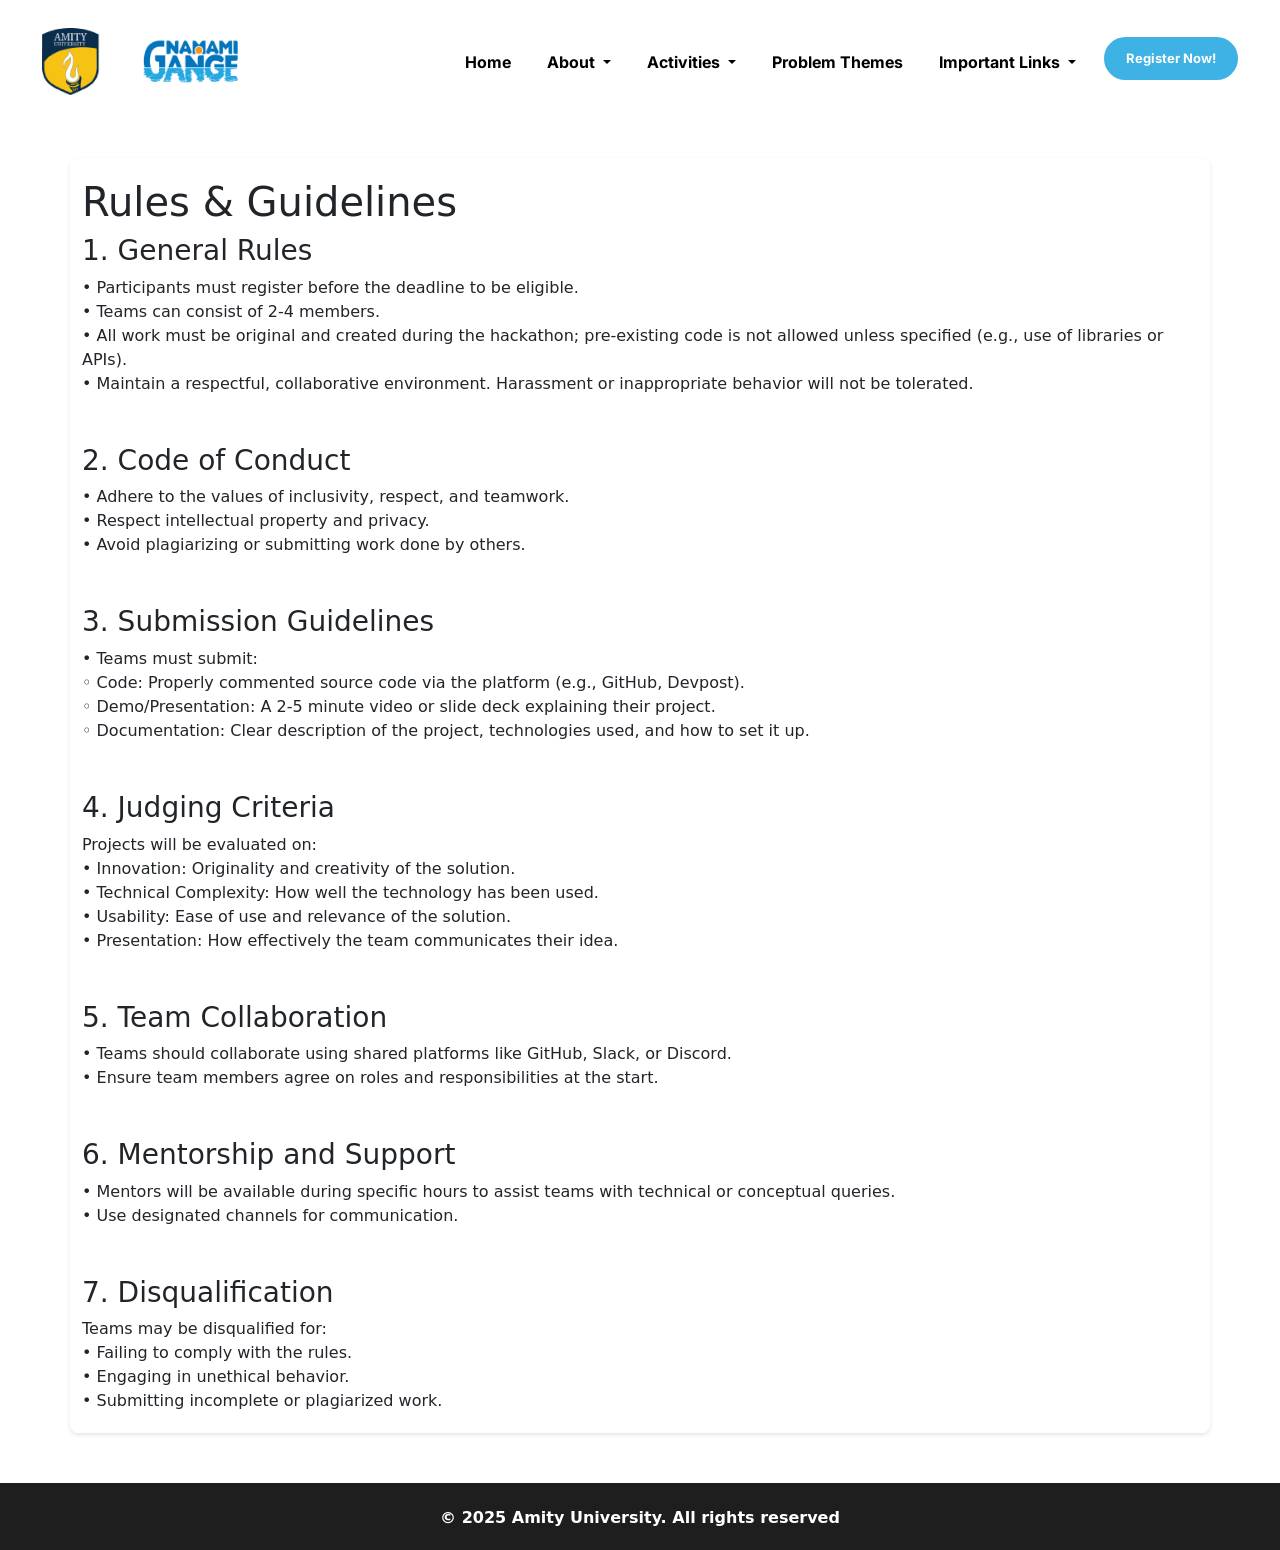
<file: guidelines.html>
<!DOCTYPE html>
<html lang="en">

<head>
    <meta charset="UTF-8">
    <meta name="viewport" content="width=device-width, initial-scale=1.0">
    <title>Riverathon</title>

    <!-- Local Stylesheet Imports -->
    <link rel="stylesheet" href="assets/stylesheets/navbar-dark.css">
    <link rel="stylesheet" href="assets/stylesheets/footer.css">
    <link rel="stylesheet" href="assets/stylesheets/problem.css">

    <!-- Internet Stylesheet Imports -->
    <link href="https://cdn.jsdelivr.net/npm/bootstrap@5.3.3/dist/css/bootstrap.min.css" rel="stylesheet"
        integrity="sha384-QWTKZyjpPEjISv5WaRU9OFeRpok6YctnYmDr5pNlyT2bRjXh0JMhjY6hW+ALEwIH" crossorigin="anonymous">
</head>
<style>
    .navbar-toggler {
        border-color: white !important;
    }
</style>

<body>
    <!-- Navigation Bar -->
    <nav class="navbar navbar-expand-lg">
        <div class="container-fluid">
            <a class="navbar-brand" href="#">
                <img src="./assets/images/mainLogo.png" width="200px" alt="">
            </a>
            <button class="navbar-toggler" type="button" data-bs-toggle="collapse"
                data-bs-target="#navbarSupportedContent" aria-controls="navbarSupportedContent" aria-expanded="false"
                aria-label="Toggle navigation">
                <span class="navbar-toggler-icon"></span>
            </button>
            <div class="collapse navbar-collapse" id="navbarSupportedContent">
                <ul class="navbar-nav ms-auto mb-2 mb-lg-0">
                    <li class="nav-item">
                        <a class="nav-link active" aria-current="page" href="index.html">Home</a>
                    </li>
                    <li class="nav-item dropdown">
                        <a class="nav-link dropdown-toggle" href="#" role="button" data-bs-toggle="dropdown"
                            aria-expanded="false">
                            About
                        </a>
                        <ul class="dropdown-menu">
                            <li><a class="dropdown-item" href="index.html#what">About Riverathon</a></li>
                            <hr class="dropdown-divider">

                            <li><a class="dropdown-item" href="about/about-nmgc.html">About NMGC</a></li>
                            <li>
                                <hr class="dropdown-divider">
                            </li>
                            <li><a class="dropdown-item" href="about/about-amity.html">About Amity University</a></li>
                        </ul>
                    </li>
                    <li class="nav-item dropdown">
                        <a class="nav-link dropdown-toggle" href="#" role="button" data-bs-toggle="dropdown"
                            aria-expanded="false">
                            Activities
                        </a>
                        <ul class="dropdown-menu">
                            <li><a class="dropdown-item" href="#"
                                    onclick="alert('Page is currently under development. Coming soon.')">Workshop</a>
                            </li>
                            <li>
                                <hr class="dropdown-divider">
                            </li>
                            <li><a class="dropdown-item" href="#"
                                    onclick="alert('Page is currently under development. Coming soon.')">Link 2</a></li>
                        </ul>
                    </li>
                    <li class="nav-item">
                        <a class="nav-link" href="index.html#themes">Problem Themes</a>
                    </li>
                    <li class="nav-item dropdown">
                        <a class="nav-link dropdown-toggle" href="#" role="button" data-bs-toggle="dropdown"
                            aria-expanded="false">
                            Important Links
                        </a>
                        <ul class="dropdown-menu">
                            <li><a class="dropdown-item" href="important-dates.html">Timeline</a>
                            </li>
                            <li>
                                <hr class="dropdown-divider">
                            </li>
                            <li><a class="dropdown-item" href="#"
                                    onclick="alert('Page is currently under development. Coming soon.')">Rules &
                                    Guidelines</a></li>

                            <li>
                                <hr class="dropdown-divider">
                            </li>
                            <li><a class="dropdown-item" href="#"
                                    onclick="alert('Page is currently under development. Coming soon.')">FAQs</a></li>

                            <li>
                                <hr class="dropdown-divider">
                            </li>
                            <li><a class="dropdown-item" href="#"
                                    onclick="alert('Page is currently under development. Coming soon.')">Contact Us</a>
                            </li>
                        </ul>
                    </li>
                    <li class="nav-item">
                        <a href="register.html"><button id="registerNavBtn">Register Now!</button></a>
                    </li>
                </ul>
            </div>
        </div>
    </nav>
    <div class="container">
        <h1>Rules & Guidelines</h1>
        <h3>1. General Rules</h3>
        • Participants must register before the deadline to be eligible. <br>
        • Teams can consist of 2-4 members.<br>
        • All work must be original and created during the hackathon; pre-existing code is not allowed unless specified (e.g., use of libraries or APIs).<br>
        • Maintain a respectful, collaborative environment. Harassment or inappropriate behavior will not be tolerated.<br>
        <br><br>
        <h3>2. Code of Conduct</h3>
        • Adhere to the values of inclusivity, respect, and teamwork.<br>
        • Respect intellectual property and privacy.<br>
        • Avoid plagiarizing or submitting work done by others.<br>
        <br><br>
        <h3>3. Submission Guidelines</h3>
        • Teams must submit:<br>
        ◦ Code: Properly commented source code via the platform (e.g., GitHub, Devpost).<br>
        ◦ Demo/Presentation: A 2-5 minute video or slide deck explaining their project.<br>
        ◦ Documentation: Clear description of the project, technologies used, and how to set it up.<br>
        <br><br>
        <h3>4. Judging Criteria</h3>
        Projects will be evaluated on:<br>
        • Innovation: Originality and creativity of the solution.<br>
        • Technical Complexity: How well the technology has been used.<br>
        • Usability: Ease of use and relevance of the solution.<br>
        • Presentation: How effectively the team communicates their idea.<br>
        <br><br>
        <h3>5. Team Collaboration</h3>
        • Teams should collaborate using shared platforms like GitHub, Slack, or Discord.<br>
        • Ensure team members agree on roles and responsibilities at the start.<br>
        <br><br>
        <h3>6. Mentorship and Support</h3>
        • Mentors will be available during specific hours to assist teams with technical or conceptual queries.<br>
        • Use designated channels for communication.<br>
        <br><br>
        <h3>7. Disqualification</h3>
        Teams may be disqualified for:<br>
        • Failing to comply with the rules.<br>
        • Engaging in unethical behavior.<br>
        • Submitting incomplete or plagiarized work.<br>
    </div>
    <footer>
        <p><strong>© 2025 Amity University. All rights reserved</strong></p>
    </footer>
</body>
<!-- JavaScript Imports -->
<script src="https://cdn.jsdelivr.net/npm/bootstrap@5.3.3/dist/js/bootstrap.bundle.min.js"
    integrity="sha384-YvpcrYf0tY3lHB60NNkmXc5s9fDVZLESaAA55NDzOxhy9GkcIdslK1eN7N6jIeHz"
    crossorigin="anonymous"></script>
<script>
    /** script.js **/
    let input = document.getElementById('searchInput');
    let table = document.getElementById('dataTable');
    let rows = table.getElementsByTagName('tr');
    let noMatchMessage = document.getElementById('noMatch');

    input.addEventListener('input', function () {
        let filter = input
            .value
            .toLowerCase();
        let matchFound = false;

        for (let i = 1; i < rows.length; i++) {
            let row = rows[i];
            let cells = row
                .getElementsByTagName('td');
            let found = false;

            for (let j = 0; j < cells.length; j++) {
                let cell = cells[j];
                if (cell.textContent.toLowerCase().indexOf(filter) > -1) {
                    found = true;
                    matchFound = true;
                    break;
                }
            }

            if (found) {
                row.style.display = '';
            } else {
                row.style.display = 'none';
            }
        }

        if (!matchFound) {
            noMatchMessage.style.display = 'block';
        } else {
            noMatchMessage.style.display = 'none';
        }
    });
</script>

</html>
</file>
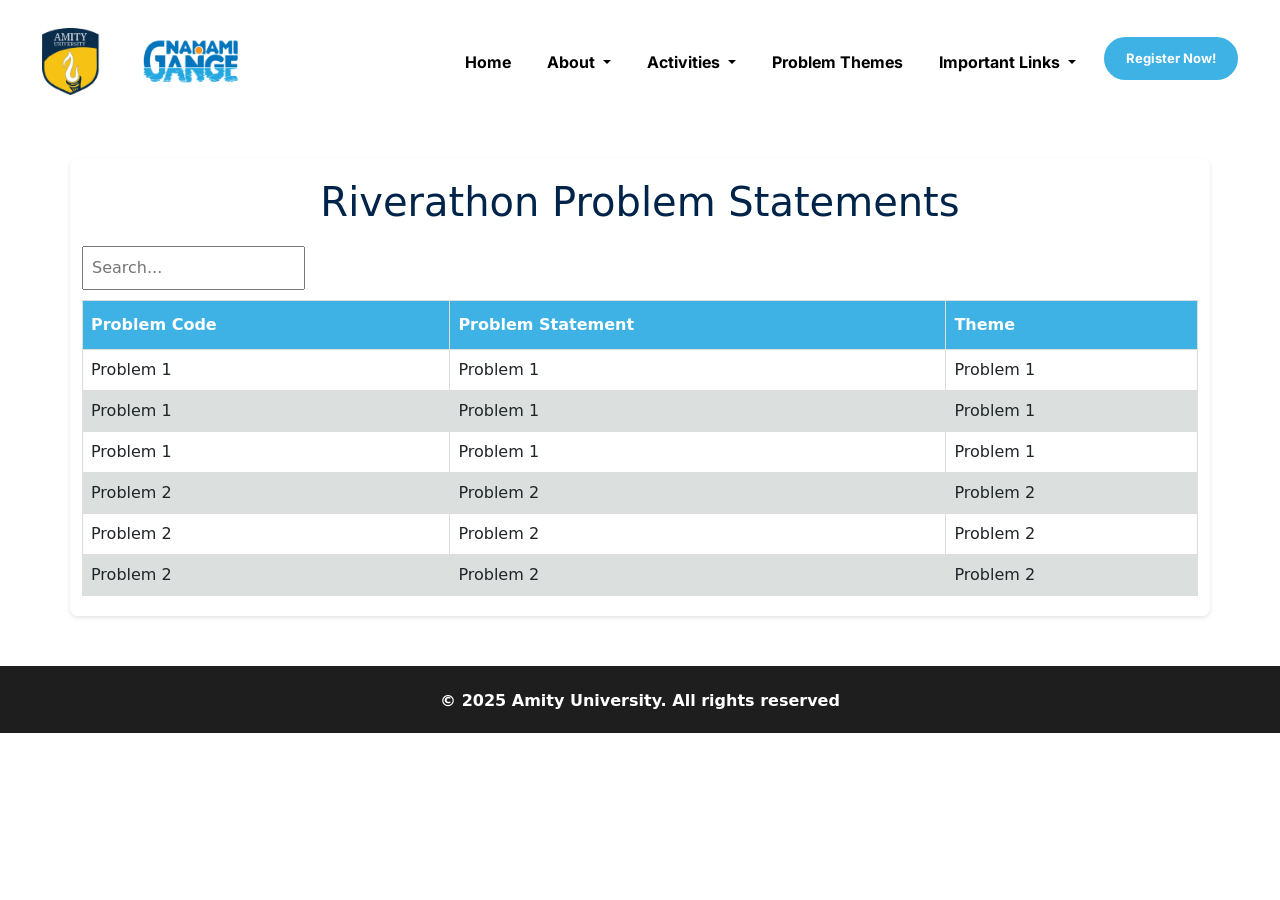
<file: problem-statements.html>
<!DOCTYPE html>
<html lang="en">

<head>
    <meta charset="UTF-8">
    <meta name="viewport" content="width=device-width, initial-scale=1.0">
    <title>Riverathon</title>

    <!-- Local Stylesheet Imports -->
    <link rel="stylesheet" href="assets/stylesheets/navbar-dark.css">
    <link rel="stylesheet" href="assets/stylesheets/footer.css">
    <link rel="stylesheet" href="assets/stylesheets/problem.css">

    <!-- Internet Stylesheet Imports -->
    <link href="https://cdn.jsdelivr.net/npm/bootstrap@5.3.3/dist/css/bootstrap.min.css" rel="stylesheet"
        integrity="sha384-QWTKZyjpPEjISv5WaRU9OFeRpok6YctnYmDr5pNlyT2bRjXh0JMhjY6hW+ALEwIH" crossorigin="anonymous">
</head>
<style>
    .navbar-toggler {
        border-color: white !important;
    }
</style>

<body>
    <!-- Navigation Bar -->
    <nav class="navbar navbar-expand-lg">
        <div class="container-fluid">
            <a class="navbar-brand" href="#">
                <img src="./assets/images/mainLogo.png" width="200px" alt="">
            </a>
            <button class="navbar-toggler" type="button" data-bs-toggle="collapse"
                data-bs-target="#navbarSupportedContent" aria-controls="navbarSupportedContent" aria-expanded="false"
                aria-label="Toggle navigation">
                <span class="navbar-toggler-icon"></span>
            </button>
            <div class="collapse navbar-collapse" id="navbarSupportedContent">
                <ul class="navbar-nav ms-auto mb-2 mb-lg-0">
                    <li class="nav-item">
                        <a class="nav-link active" aria-current="page" href="index.html">Home</a>
                    </li>
                    <li class="nav-item dropdown">
                        <a class="nav-link dropdown-toggle" href="#" role="button" data-bs-toggle="dropdown"
                            aria-expanded="false">
                            About
                        </a>
                        <ul class="dropdown-menu">
                            <li><a class="dropdown-item" href="index.html#what">About Riverathon</a></li>
                            <hr class="dropdown-divider">

                            <li><a class="dropdown-item" href="about/about-nmgc.html">About NMGC</a></li>
                            <li>
                                <hr class="dropdown-divider">
                            </li>
                            <li><a class="dropdown-item" href="about/about-amity.html">About Amity University</a></li>
                        </ul>
                    </li>
                    <li class="nav-item dropdown">
                        <a class="nav-link dropdown-toggle" href="#" role="button" data-bs-toggle="dropdown"
                            aria-expanded="false">
                            Activities
                        </a>
                        <ul class="dropdown-menu">
                            <li><a class="dropdown-item" href="workshop.html">Workshop</a>
                            </li>
                            <li>
                                <hr class="dropdown-divider">
                            </li>
                            <li><a class="dropdown-item" href="#"
                                    onclick="alert('Page is currently under development. Coming soon.')">Link 2</a></li>
                        </ul>
                    </li>
                    <li class="nav-item">
                        <a class="nav-link" href="problem-statements.html">Problem Themes</a>
                    </li>
                    <li class="nav-item dropdown">
                        <a class="nav-link dropdown-toggle" href="#" role="button" data-bs-toggle="dropdown"
                            aria-expanded="false">
                            Important Links
                        </a>
                        <ul class="dropdown-menu">
                            <li><a class="dropdown-item" href="important-dates.html">Timeline</a>
                            </li>
                            <li>
                                <hr class="dropdown-divider">
                            </li>
                            <li><a class="dropdown-item" href="./guidelines.html">Rules &
                                    Guidelines</a></li>

                            <li>
                                <hr class="dropdown-divider">
                            </li>
                            <li><a class="dropdown-item" href="#"
                                    onclick="alert('Page is currently under development. Coming soon.')">FAQs</a></li>

                            <li>
                                <hr class="dropdown-divider">
                            </li>
                            <li><a class="dropdown-item" href="#"
                                    onclick="alert('Page is currently under development. Coming soon.')">Contact Us</a>
                            </li>
                        </ul>
                    </li>
                    <li class="nav-item">
                        <a href="register.html"><button id="registerNavBtn">Register Now!</button></a>
                    </li>
                </ul>
            </div>
        </div>
    </nav>
    <div class="container">
        <h1 class="main-heading">
            Riverathon Problem Statements
        </h1>
        <input type="text" id="searchInput" placeholder="Search...">
        <table id="dataTable">
            <thead>
                <tr>
                    <th>Problem Code</th>
                    <th>Problem Statement</th>
                    <th>Theme</th>
                </tr>
            </thead>
            <tbody>
                <tr>
                    <td>Problem 1</td>
                    <td>Problem 1</td>
                    <td>Problem 1</td>
                </tr>
                <tr>
                    <td>Problem 1</td>
                    <td>Problem 1</td>
                    <td>Problem 1</td>
                </tr>
                <tr>
                    <td>Problem 1</td>
                    <td>Problem 1</td>
                    <td>Problem 1</td>
                </tr>
                <tr>
                    <td>Problem 2</td>
                    <td>Problem 2</td>
                    <td>Problem 2</td>
                </tr>
                <tr>
                    <td>Problem 2</td>
                    <td>Problem 2</td>
                    <td>Problem 2</td>
                </tr>
                <tr>
                    <td>Problem 2</td>
                    <td>Problem 2</td>
                    <td>Problem 2</td>
                </tr>
            </tbody>
        </table>
        <span id="noMatch" style="display:none;">
            No matching data is found !
        </span>
    </div>
    <footer>
        <p><strong>© 2025 Amity University. All rights reserved</strong></p>
    </footer>
</body>
<!-- JavaScript Imports -->
<script src="https://cdn.jsdelivr.net/npm/bootstrap@5.3.3/dist/js/bootstrap.bundle.min.js"
    integrity="sha384-YvpcrYf0tY3lHB60NNkmXc5s9fDVZLESaAA55NDzOxhy9GkcIdslK1eN7N6jIeHz"
    crossorigin="anonymous"></script>
<script>
    /** script.js **/
    let input = document.getElementById('searchInput');
    let table = document.getElementById('dataTable');
    let rows = table.getElementsByTagName('tr');
    let noMatchMessage = document.getElementById('noMatch');

    input.addEventListener('input', function () {
        let filter = input
            .value
            .toLowerCase();
        let matchFound = false;

        for (let i = 1; i < rows.length; i++) {
            let row = rows[i];
            let cells = row
                .getElementsByTagName('td');
            let found = false;

            for (let j = 0; j < cells.length; j++) {
                let cell = cells[j];
                if (cell.textContent.toLowerCase().indexOf(filter) > -1) {
                    found = true;
                    matchFound = true;
                    break;
                }
            }

            if (found) {
                row.style.display = '';
            } else {
                row.style.display = 'none';
            }
        }

        if (!matchFound) {
            noMatchMessage.style.display = 'block';
        } else {
            noMatchMessage.style.display = 'none';
        }
    });
</script>

</html>
</file>
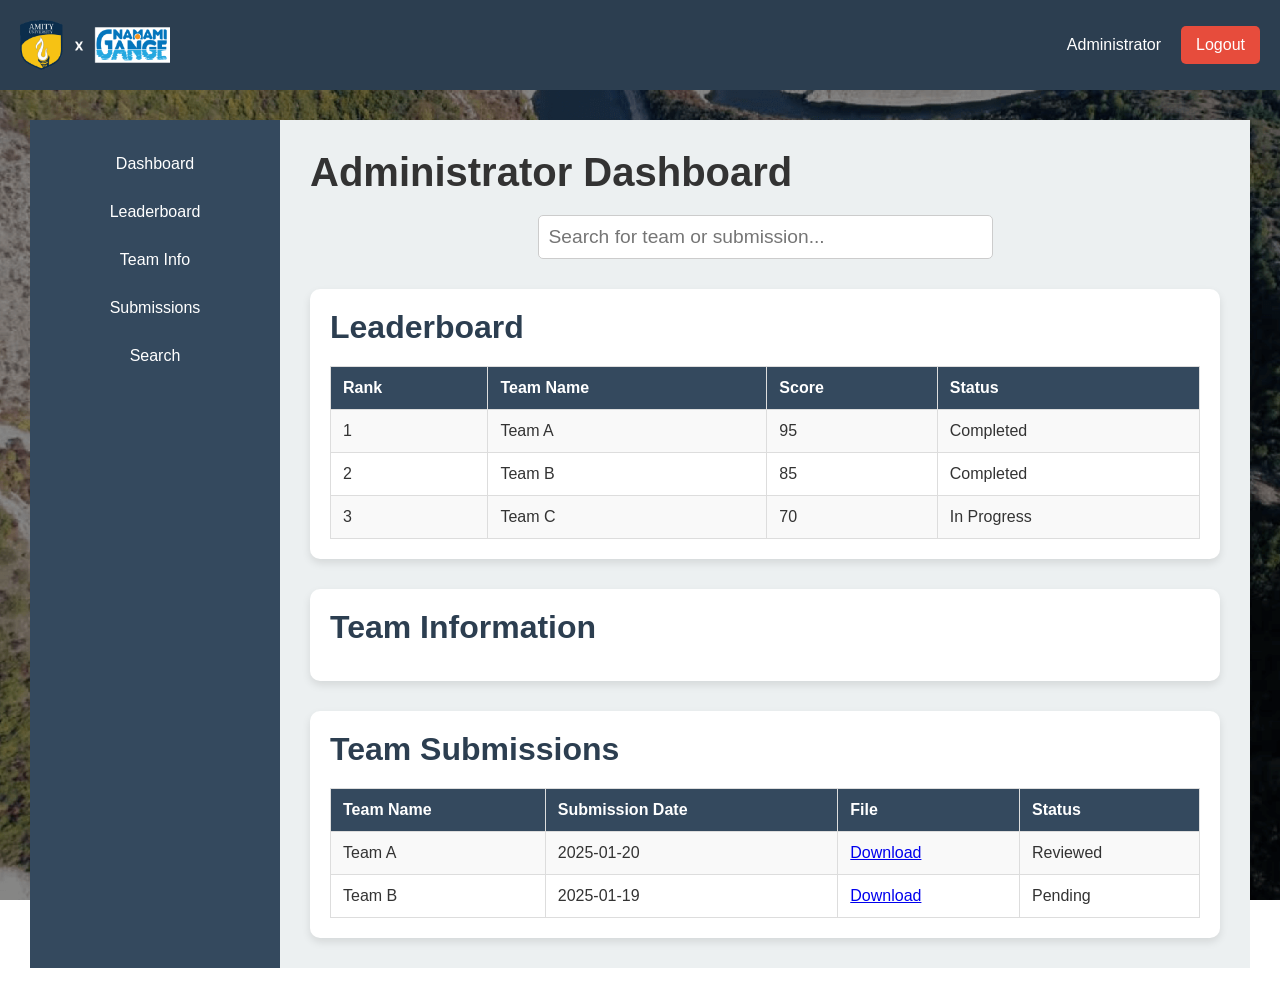
<file: user-management-system/administrator-dashboard.html>
<!DOCTYPE html>
<html lang="en">
<head>
    <meta charset="UTF-8">
    <meta name="viewport" content="width=device-width, initial-scale=1.0">
    <title>Administrator Dashboard</title>
    <link rel="stylesheet" href="/user-management-system/stylesheets/administrator-dashboard.css">
</head>
<body>

    <div class="dashboard-container">
        <!-- Header Section -->
        <header>
            <div class="header-content">
                <img src="/assets/images/mainLogo.png" alt="Logo">
                <div class="user-info">
                    <p>Administrator</p>
                    <a href="#" class="logout-btn">Logout</a>
                </div>
            </div>
        </header>

        <!-- Main Content Section -->
        <div class="main-content">
            <!-- Sidebar -->
            <div class="sidebar">
                <ul>
                    <li><a href="#">Dashboard</a></li>
                    <li><a href="#">Leaderboard</a></li>
                    <li><a href="#">Team Info</a></li>
                    <li><a href="#">Submissions</a></li>
                    <li><a href="#">Search</a></li>
                </ul>
            </div>

            <!-- Role Content -->
            <div class="role-content">
                <h1>Administrator Dashboard</h1>
                
                <!-- Search Box -->
                <div class="search-box">
                    <input type="text" id="search-input" placeholder="Search for team or submission..." onkeyup="searchFunction()">
                </div>
                
                <!-- Leaderboard Section -->
                <div class="section">
                    <h2>Leaderboard</h2>
                    <table id="leaderboard-table">
                        <tr>
                            <th>Rank</th>
                            <th>Team Name</th>
                            <th>Score</th>
                            <th>Status</th>
                        </tr>
                        <tr>
                            <td>1</td>
                            <td>Team A</td>
                            <td>95</td>
                            <td>Completed</td>
                        </tr>
                        <tr>
                            <td>2</td>
                            <td>Team B</td>
                            <td>85</td>
                            <td>Completed</td>
                        </tr>
                        <tr>
                            <td>3</td>
                            <td>Team C</td>
                            <td>70</td>
                            <td>In Progress</td>
                        </tr>
                        <!-- Add more rows dynamically -->
                    </table>
                </div>
                
                <!-- Team Info Section -->
                <div class="section">
                    <h2>Team Information</h2>
                    <div id="team-info">
                        <!-- Team info will be dynamically added based on search or selection -->
                    </div>
                </div>
                
                <!-- Submission Section -->
                <div class="section">
                    <h2>Team Submissions</h2>
                    <table id="submission-table">
                        <tr>
                            <th>Team Name</th>
                            <th>Submission Date</th>
                            <th>File</th>
                            <th>Status</th>
                        </tr>
                        <tr>
                            <td>Team A</td>
                            <td>2025-01-20</td>
                            <td><a href="#">Download</a></td>
                            <td>Reviewed</td>
                        </tr>
                        <tr>
                            <td>Team B</td>
                            <td>2025-01-19</td>
                            <td><a href="#">Download</a></td>
                            <td>Pending</td>
                        </tr>
                        <!-- Add more submission rows dynamically -->
                    </table>
                </div>
            </div>
        </div>
    </div>

    <script src="/user-management-system/scripts/administrator.js"></script>
</body>
</html>
</file>
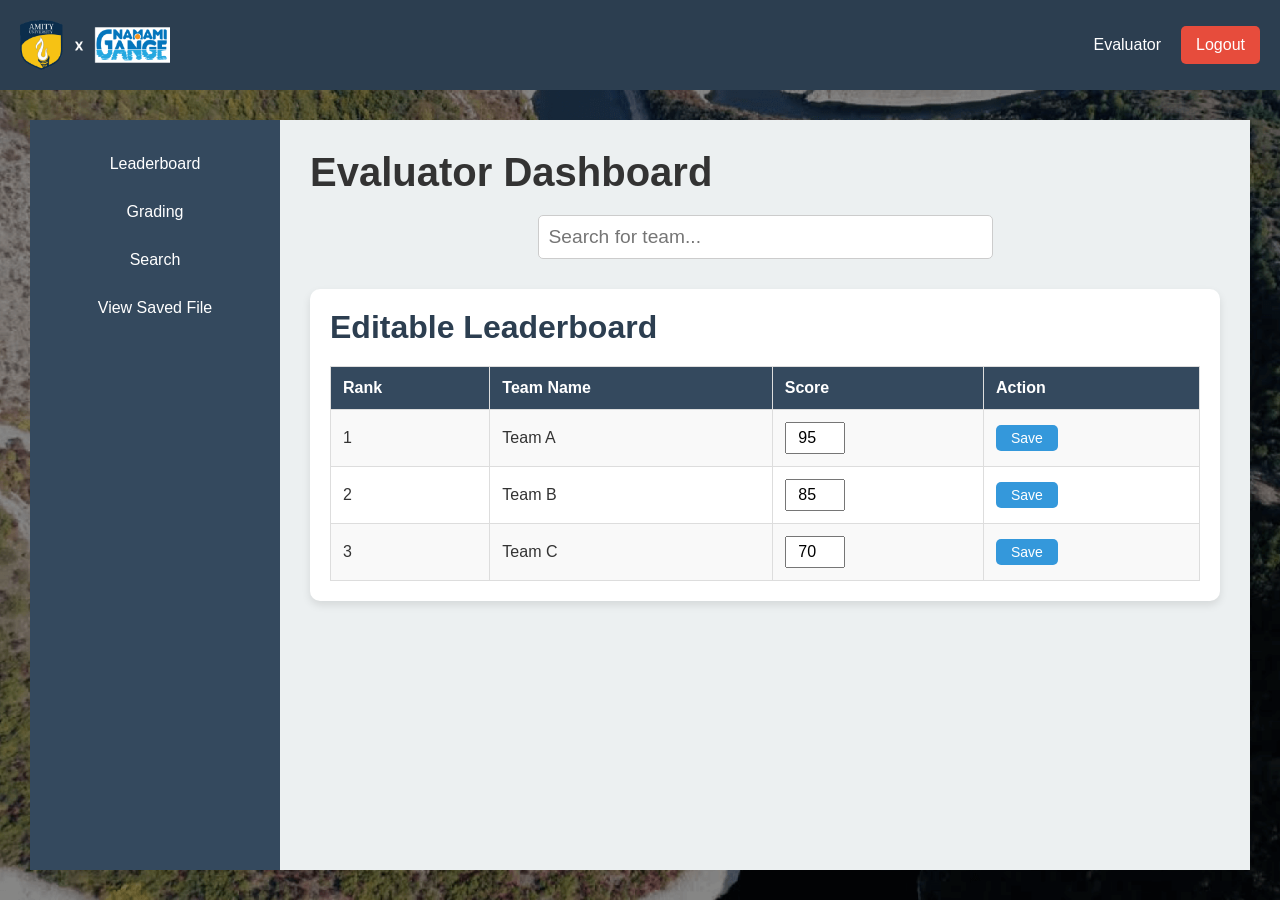
<file: user-management-system/evaluator-dashboard.html>
<!DOCTYPE html>
<html lang="en">
<head>
    <meta charset="UTF-8">
    <meta name="viewport" content="width=device-width, initial-scale=1.0">
    <title>Evaluator Dashboard</title>
    <link rel="stylesheet" href="/user-management-system/stylesheets/evaluator-dashboard.css">
</head>
<body>

    <div class="dashboard-container">
        <!-- Header Section -->
        <header>
            <div class="header-content">
                <img src="/assets/images/mainLogo.png" alt="Logo">
                <div class="user-info">
                    <p>Evaluator</p>
                    <a href="#" class="logout-btn">Logout</a>
                </div>
            </div>
        </header>

        <!-- Main Content Section -->
        <div class="main-content">
            <!-- Sidebar -->
            <div class="sidebar">
                <ul>
                    <li><a href="#">Leaderboard</a></li>
                    <li><a href="#">Grading</a></li>
                    <li><a href="#">Search</a></li>
                    <li><a href="#">View Saved File</a></li>
                </ul>
            </div>

            <!-- Role Content -->
            <div class="role-content">
                <h1>Evaluator Dashboard</h1>
                
                <!-- File Upload Section -->
                <!-- <div class="file-upload">
                    <h2>Upload Team Data File</h2>
                    <input type="file" id="file-input" accept=".json, .csv">
                    <button onclick="uploadFile()">Upload</button>
                </div> -->

                <!-- Search Box -->
                <div class="search-box">
                    <input type="text" id="search-input" placeholder="Search for team..." onkeyup="searchFunction()">
                </div>
                
                <!-- Editable Leaderboard -->
                <div class="section">
                    <h2>Editable Leaderboard</h2>
                    <table id="leaderboard-table">
                        <tr>
                            <th>Rank</th>
                            <th>Team Name</th>
                            <th>Score</th>
                            <th>Action</th>
                        </tr>
                        <tr>
                            <td>1</td>
                            <td>Team A</td>
                            <td><input type="number" value="95" class="score-input"></td>
                            <td><button class="save-btn" onclick="saveScore(this)">Save</button></td>
                        </tr>
                        <tr>
                            <td>2</td>
                            <td>Team B</td>
                            <td><input type="number" value="85" class="score-input"></td>
                            <td><button class="save-btn" onclick="saveScore(this)">Save</button></td>
                        </tr>
                        <tr>
                            <td>3</td>
                            <td>Team C</td>
                            <td><input type="number" value="70" class="score-input"></td>
                            <td><button class="save-btn" onclick="saveScore(this)">Save</button></td>
                        </tr>
                        <!-- More rows can be dynamically added -->
                    </table>
                </div>

                <!-- Display Uploaded File Data -->
                <div id="file-data" class="section" style="display:none;">
                    <h2>Uploaded Team Data</h2>
                    <table id="uploaded-table">
                        <thead>
                            <tr>
                                <th>Team Name</th>
                                <th>Score</th>
                            </tr>
                        </thead>
                        <tbody>
                            <!-- Content will be dynamically added here -->
                        </tbody>
                    </table>
                </div>
            </div>
        </div>
    </div>

    <script src="/user-management-system/scripts/evaluator.js"></script>
</body>
</html>
</file>
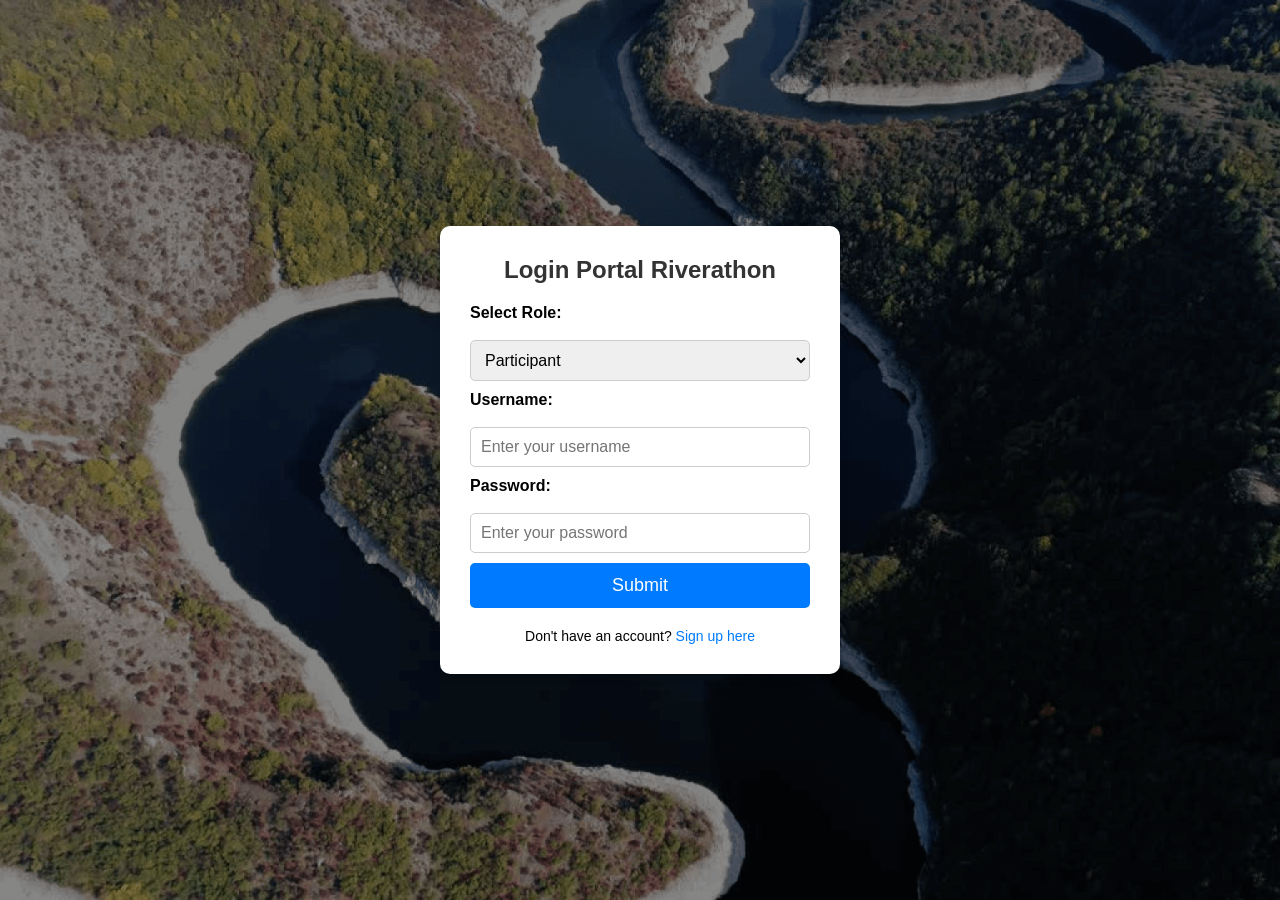
<file: user-management-system/login.html>
<!-- login-signup.html -->
<!DOCTYPE html>
<html lang="en">

<head>
    <meta charset="UTF-8">
    <meta name="viewport" content="width=device-width, initial-scale=1.0">
    <title>Login / Signup - Riverathon</title>
    <link rel="stylesheet" href="./stylesheets/login.css">
</head>

<body>
    <div class="auth-container">
        <div class="auth-form">
            <h2>Login Portal Riverathon</h2>

            <!-- Role Selector -->
            <label for="role">Select Role:</label>
            <select id="role" name="role" required>
                <option value="participant">Participant</option>
                <option value="mentor">Mentor</option>
                <option value="evaluator">Evaluator</option>
                <option value="administrator">Administrator</option>
            </select>

            <!-- Login Form -->
            <div class="form-content">
                <form action="#" method="post">
                    <label for="username">Username:</label>
                    <input type="text" id="username" name="username" placeholder="Enter your username" required>

                    <label for="password">Password:</label>
                    <input type="password" id="password" name="password" placeholder="Enter your password" required>

                    <button type="submit" class="submit-btn">Submit</button>
                </form>
            </div>

            <p id="auth-toggle">Don't have an account? <a href="#">Sign up here</a></p>
        </div>
    </div>
</body>

</html>
</file>
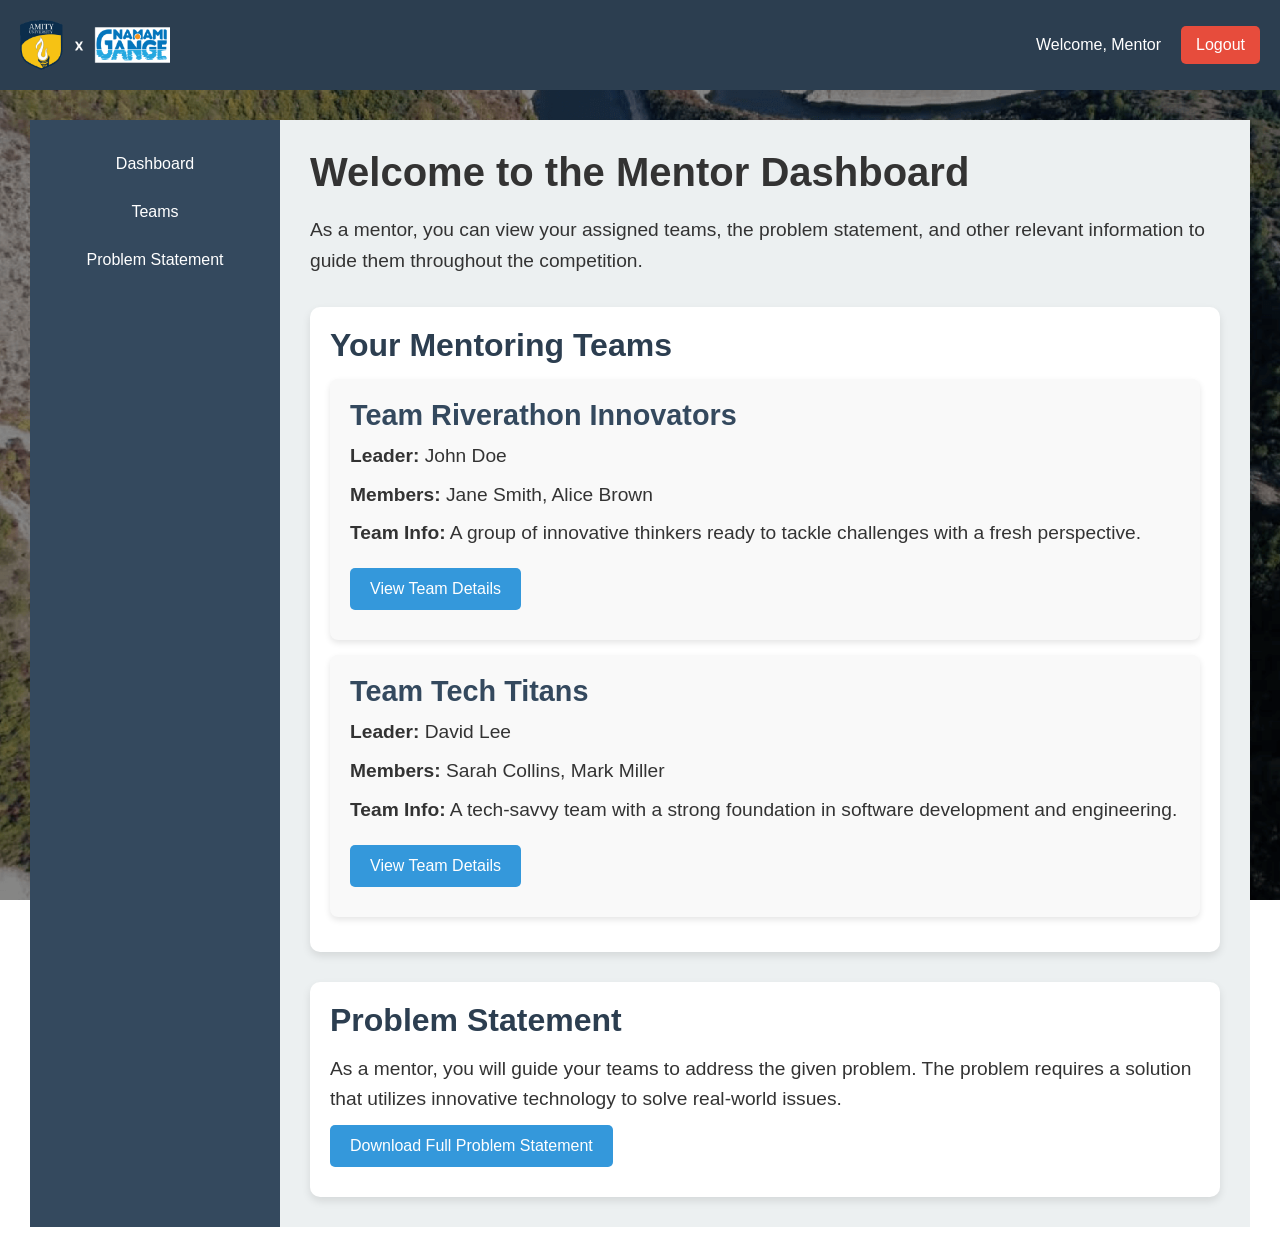
<file: user-management-system/mentor-dashboard.html>
<!DOCTYPE html>
<html lang="en">

<head>
    <meta charset="UTF-8">
    <meta name="viewport" content="width=device-width, initial-scale=1.0">
    <title>Mentor Dashboard - Riverathon</title>
    <link rel="stylesheet" href="stylesheets/mentor-dashboard.css">
</head>

<body>
    <div class="dashboard-container">
        <header>
            <div class="header-content">
                <img src="/assets/images/mainLogo.png" alt="Riverathon Logo" width="150px">
                <div class="user-info">
                    <p>Welcome, Mentor</p>
                    <a href="login.html" class="logout-btn">Logout</a>
                </div>
            </div>
        </header>

        <div class="main-content">
            <aside class="sidebar">
                <ul>
                    <li><a href="#mentor-dashboard">Dashboard</a></li>
                    <li><a href="#team-info">Teams</a></li>
                    <li><a href="#problem-statement">Problem Statement</a></li>
                </ul>
            </aside>

            <section class="role-content">
                <!-- Mentor Dashboard Section -->
                <div id="mentor-dashboard">
                    <h1>Welcome to the Mentor Dashboard</h1>
                    <p>As a mentor, you can view your assigned teams, the problem statement, and other relevant information to guide them throughout the competition.</p>
                </div>

                <!-- Teams Section -->
                <div id="team-info" class="section">
                    <h2>Your Mentoring Teams</h2>

                    <!-- Team 1 -->
                    <div class="team-card">
                        <h3>Team Riverathon Innovators</h3>
                        <p><strong>Leader:</strong> John Doe</p>
                        <p><strong>Members:</strong> Jane Smith, Alice Brown</p>
                        <p><strong>Team Info:</strong> A group of innovative thinkers ready to tackle challenges with a fresh perspective.</p>
                        <button class="action-btn">View Team Details</button>
                    </div>

                    <!-- Team 2 -->
                    <div class="team-card">
                        <h3>Team Tech Titans</h3>
                        <p><strong>Leader:</strong> David Lee</p>
                        <p><strong>Members:</strong> Sarah Collins, Mark Miller</p>
                        <p><strong>Team Info:</strong> A tech-savvy team with a strong foundation in software development and engineering.</p>
                        <button class="action-btn">View Team Details</button>
                    </div>
                </div>

                <!-- Problem Statement Section -->
                <div id="problem-statement" class="section">
                    <h2>Problem Statement</h2>
                    <p>
                        As a mentor, you will guide your teams to address the given problem. The problem requires a solution that utilizes innovative technology to solve real-world issues.
                    </p>
                    <button class="action-btn">Download Full Problem Statement</button>
                </div>
            </section>
        </div>
    </div>
</body>

</html>
</file>
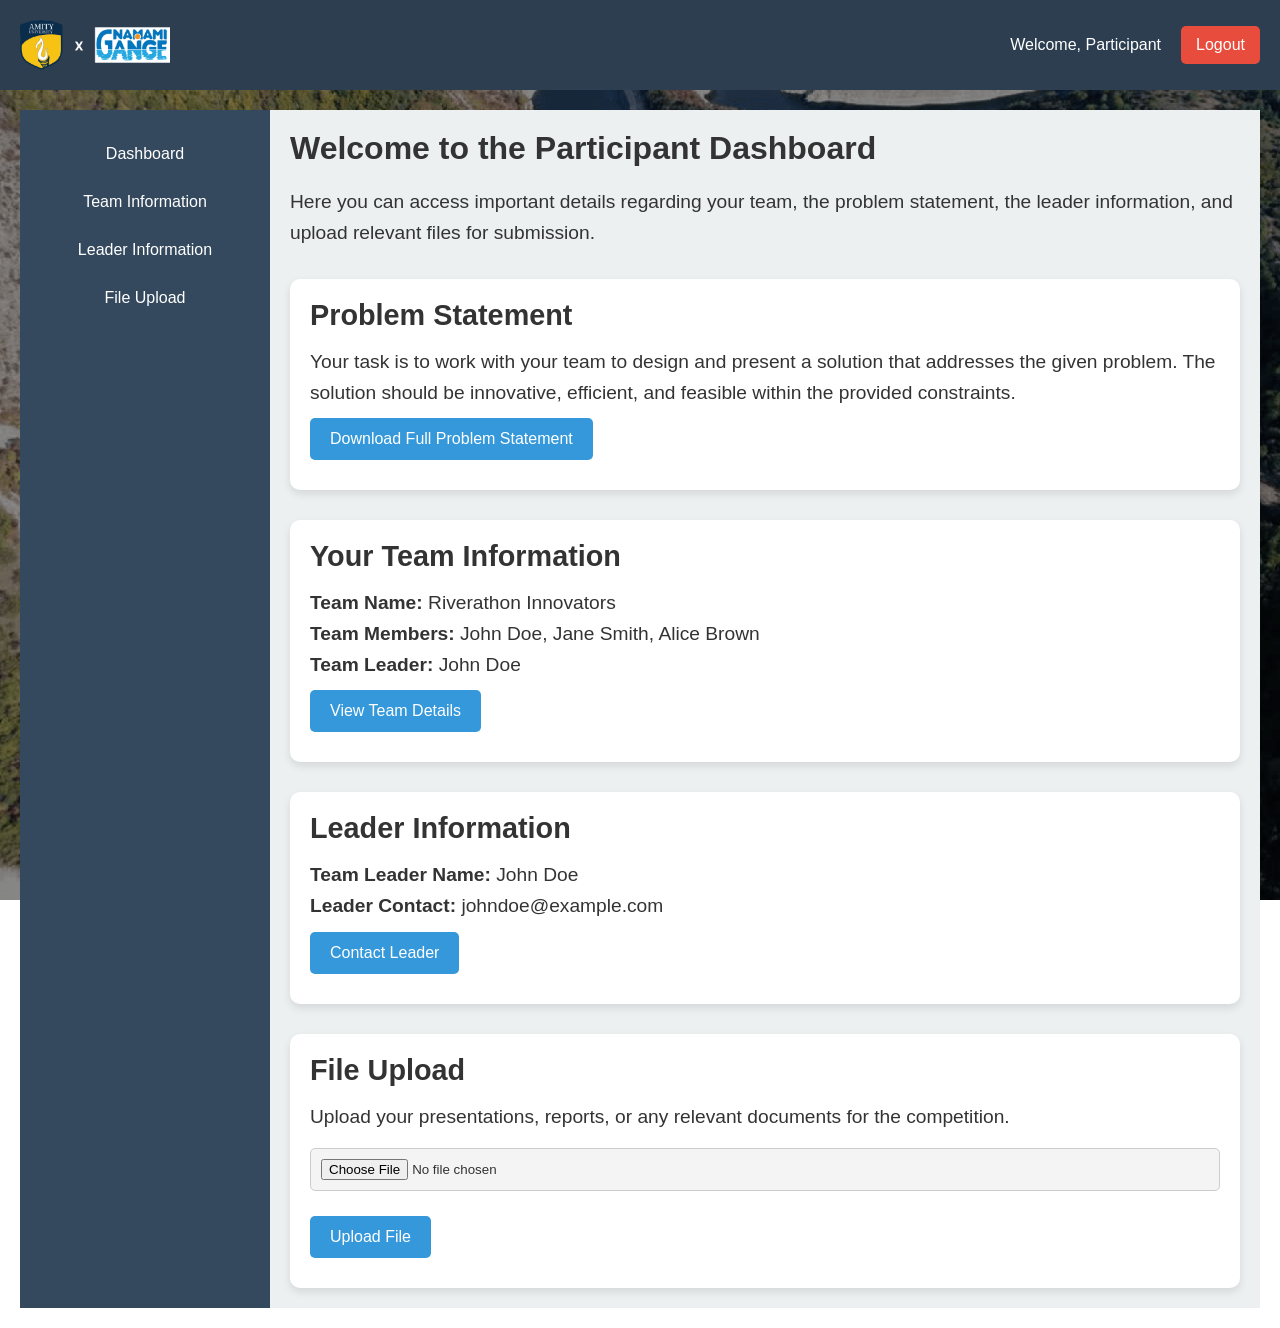
<file: user-management-system/participant-dashboard.html>
<!DOCTYPE html>
<html lang="en">

<head>
    <meta charset="UTF-8">
    <meta name="viewport" content="width=device-width, initial-scale=1.0">
    <title>Participant Dashboard - Riverathon</title>
    <link rel="stylesheet" href="stylesheets/participant-dashboard.css">
</head>

<body>
    <div class="dashboard-container">
        <header>
            <div class="header-content">
                <img src="/assets/images/mainLogo.png" alt="Riverathon Logo" width="150px">
                <div class="user-info">
                    <p>Welcome, Participant</p>
                    <a href="login.html" class="logout-btn">Logout</a>
                </div>
            </div>
        </header>

        <div class="main-content">
            <aside class="sidebar">
                <ul>
                    <li><a href="#user-dashboard">Dashboard</a></li>
                    <li><a href="#user-info">Team Information</a></li>
                    <li><a href="#leader-info">Leader Information</a></li>
                    <li><a href="#file-upload">File Upload</a></li>
                </ul>
            </aside>

            <section class="role-content">
                <!-- User Dashboard Section -->
                <div id="user-dashboard">
                    <h1>Welcome to the Participant Dashboard</h1>
                    <p>Here you can access important details regarding your team, the problem statement, the leader information, and upload relevant files for submission.</p>
                </div>

                <!-- User Problem Statement Section -->
                <div id="user-problem-statement" class="section">
                    <h2>Problem Statement</h2>
                    <p>
                        Your task is to work with your team to design and present a solution that addresses the given problem.
                        The solution should be innovative, efficient, and feasible within the provided constraints.
                    </p>
                    <button class="action-btn">Download Full Problem Statement</button>
                </div>

                <!-- User Team Info Section -->
                <div id="user-info" class="section">
                    <h2>Your Team Information</h2>
                    <p><strong>Team Name:</strong> Riverathon Innovators</p>
                    <p><strong>Team Members:</strong> John Doe, Jane Smith, Alice Brown</p>
                    <p><strong>Team Leader:</strong> John Doe</p>
                    <button class="action-btn">View Team Details</button>
                </div>

                <!-- Leader Info Section -->
                <div id="leader-info" class="section">
                    <h2>Leader Information</h2>
                    <p><strong>Team Leader Name:</strong> John Doe</p>
                    <p><strong>Leader Contact:</strong> johndoe@example.com</p>
                    <button class="action-btn">Contact Leader</button>
                </div>

                <!-- File Upload Section -->
                <div id="file-upload" class="section">
                    <h2>File Upload</h2>
                    <p>Upload your presentations, reports, or any relevant documents for the competition.</p>
                    <form action="#" method="POST" enctype="multipart/form-data">
                        <input type="file" name="file-upload" class="file-input" required>
                        <button type="submit" class="action-btn">Upload File</button>
                    </form>
                </div>
            </section>
        </div>
    </div>
</body>

</html>
</file>
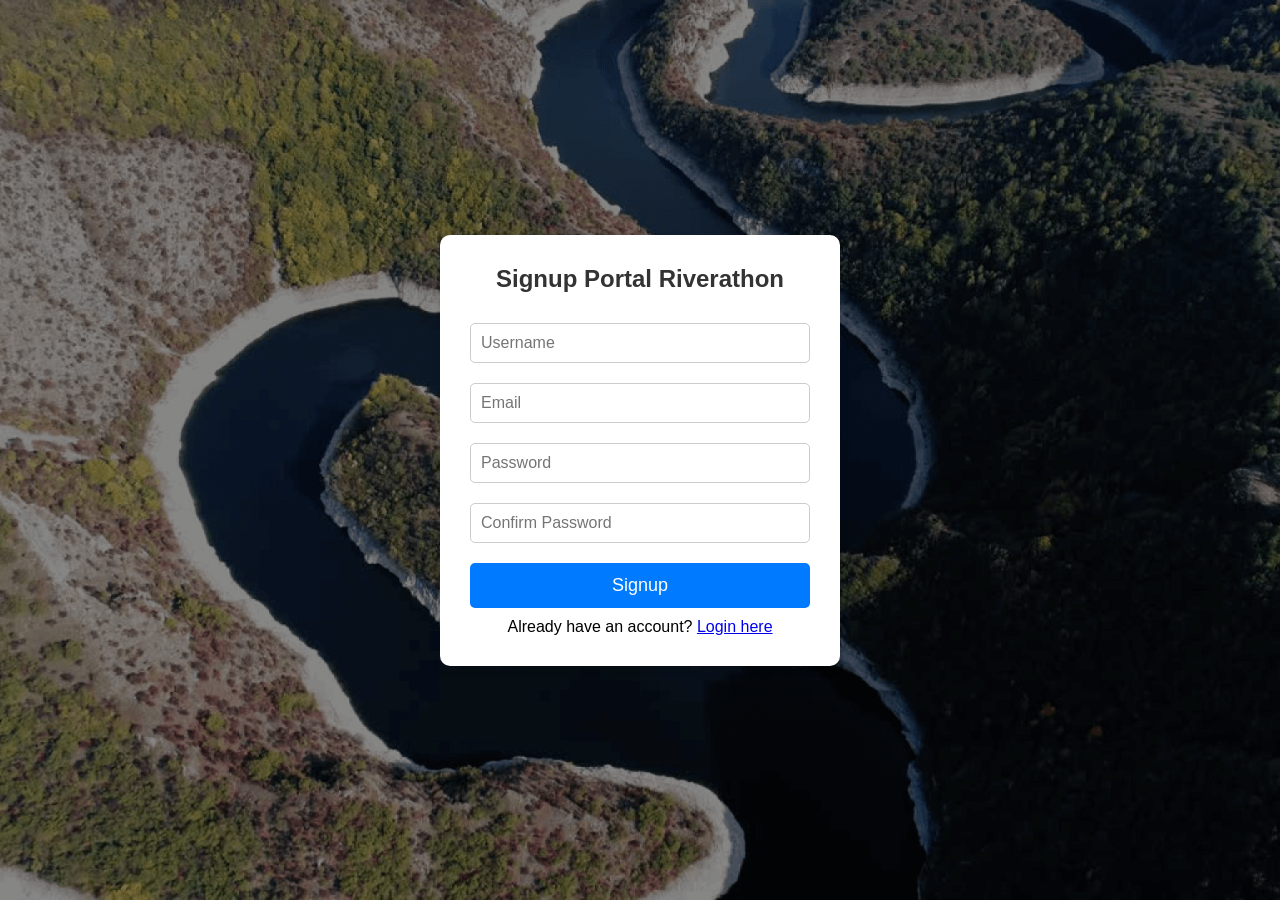
<file: user-management-system/signup.html>
<!DOCTYPE html>
<html lang="en">

<head>
    <meta charset="UTF-8">
    <meta name="viewport" content="width=device-width, initial-scale=1.0">
    <meta name="description" content="Signup for Riverathon and join the team as a participant, mentor, evaluator, or administrator.">
    <title>Signup - Riverathon</title>
    <link rel="stylesheet" href="stylesheets/signup.css">
</head>

<body>
    <div class="main-content">
        <div class="auth-container">
            <div class="auth-form">
                <h2>Signup Portal Riverathon</h2>
                <form action="" method="POST">
                    <div class="textbox">
                        <input type="text" placeholder="Username" name="username" required>
                    </div>
                    <div class="textbox">
                        <input type="email" placeholder="Email" name="email" required>
                    </div>
                    <div class="textbox">
                        <input type="password" placeholder="Password" name="password" required>
                    </div>
                    <div class="textbox">
                        <input type="password" placeholder="Confirm Password" name="confirm-password" required>
                    </div>
                    <input type="submit" value="Signup" class="submit-btn">
                </form>
                <p>Already have an account? <a href="login.html">Login here</a></p>
            </div>
        </div>
    </div>
</body>

</html>
</file>
<file: assets/stylesheets/navbar-dark.css>
@import url('https://fonts.googleapis.com/css2?family=Inter:ital,opsz,wght@0,14..32,100..900;1,14..32,100..900&display=swap');
.navbar{
    margin-left: 100px;
    margin-right: 100px;
    margin-top: 15px;
    font-family: "Inter", serif;
}
.nav-item{
    margin-left: 20px;
    font-size: 16px;
    font-weight: bold;
}
.nav-link{
    color: rgb(0, 0, 0) !important;
}
.nav-link:hover{
    color: #3EB2E4 !important;
}
#registerNavBtn{
    margin-top: -5px;
    border: 2px solid #3EB2E4;
    background-color: #3EB2E4;
    color: white;
    border-radius: 50px;
    padding: 10px 20px;
    font-size: 13px;
    font-weight: bold;
    transition: 0.2s all ease;
}
#registerNavBtn:hover{
    background-color: transparent;
    color: rgb(0, 0, 0);
}

/* Responsive Settings */
@media screen and (max-width : 1600px){
    .navbar{
        margin-left: 30px;
        margin-right: 30px;
    }
}

@media screen and (max-width : 999px){

    .nav-item{
        margin-left: 0px;
        margin-top: 10px;
    }
    .navbar{
        margin-left: 0px;
        margin-right: 0px;
        border-bottom: 2px solid rgb(255, 255, 255);
    }
}
</file>
<file: assets/stylesheets/footer.css>
/* Footer */
footer {
    text-align: center;
    color: white;
    background-color: #1E1E1E;
    padding-top: 2.5vh;
    padding-bottom: .5vh;
}
</file>
<file: assets/stylesheets/problem.css>
/* style.css */
body {
    font-family: Arial, sans-serif;
    background-color: #f7f7f7;
    margin: 0;
    padding: 0;
}

.container {
    max-width: 800px;
    margin: 50px auto;
    padding: 20px;
    background-color: #ffffff;
    border-radius: 8px;
    box-shadow: 0 2px 4px rgba(0, 0, 0, 0.1);
}

.main-heading {
    text-align: center;
    margin-bottom: 20px;
    color: #002449;
}

#searchInput {
    margin-bottom: 10px;
    padding: 8px;
    width: 20%;
    box-sizing: border-box;
}

table {
    width: 100%;
    border-collapse: collapse;
}

#dataTable td,
#dataTable th {
    border: 1px solid #ddd;
    padding: 8px;
}

#dataTable th {
    padding-top: 12px;
    padding-bottom: 12px;
    text-align: left;
    background-color: #3EB2E4;
    color: white;
}

#dataTable tr:nth-child(even) {
    background-color: #dbe0de;
}

#noMatch {
    color: red;
    margin-top: 2.5rem;
    margin-left: 17rem;
    font-size: 20px;
}
</file>
<file: user-management-system/stylesheets/administrator-dashboard.css>
/* administrator.css */
* {
    margin: 0;
    padding: 0;
    box-sizing: border-box;
}

body {
    font-family: 'Arial', sans-serif;
    background-image: url('/assets/images/backgroundImage.png');
    background-size: cover;
    background-position: center;
    background-attachment: fixed;
    color: #333;
}

.dashboard-container {
    display: flex;
    flex-direction: column;
    height: 100vh;
}

header {
    background-color: #2C3E50;
    color: white;
    padding: 20px 0;
    text-align: center;
}

.header-content {
    display: flex;
    justify-content: space-between;
    align-items: center;
    padding: 0 20px;
}

.header-content img {
    width: 150px;
}

.user-info {
    display: flex;
    align-items: center;
}

.user-info p {
    margin-right: 20px;
}

.logout-btn {
    background-color: #E74C3C;
    color: white;
    padding: 10px 15px;
    border-radius: 5px;
    text-decoration: none;
}

.logout-btn:hover {
    background-color: #C0392B;
}

.main-content {
    display: flex;
    flex: 1;
    padding: 30px;
}

.sidebar {
    width: 250px;
    background-color: #34495E;
    color: white;
    padding-top: 20px;
}

.sidebar ul {
    list-style-type: none;
    padding: 0;
}

.sidebar ul li {
    padding: 15px;
    text-align: center;
}

.sidebar ul li a {
    color: white;
    text-decoration: none;
    display: block;
}

.sidebar ul li a:hover {
    background-color: #2C3E50;
}

.role-content {
    flex: 1;
    background-color: #ECF0F1;
    padding: 30px;
}

.role-content h1 {
    font-size: 2.5em;
    margin-bottom: 20px;
}

.role-content p {
    font-size: 1.2em;
    line-height: 1.6;
}

/* Search Box */
.search-box {
    margin-bottom: 20px;
    text-align: center;
}

.search-box input {
    width: 50%;
    padding: 10px;
    font-size: 1.2em;
    border-radius: 5px;
    border: 1px solid #ccc;
}

/* Table Styles */
table {
    width: 100%;
    border-collapse: collapse;
    margin-top: 20px;
}

table th, table td {
    padding: 12px;
    text-align: left;
    border: 1px solid #ddd;
}

table th {
    background-color: #34495E;
    color: white;
}

table tr:nth-child(even) {
    background-color: #f9f9f9;
}

/* Section Style */
.section {
    background-color: #fff;
    margin-top: 30px;
    padding: 20px;
    border-radius: 10px;
    box-shadow: 0 4px 8px rgba(0, 0, 0, 0.1);
}

.section h2 {
    font-size: 2em;
    margin-bottom: 15px;
    color: #2C3E50;
}

.action-btn {
    background-color: #3498DB;
    color: white;
    padding: 12px 20px;
    margin: 10px 0;
    border-radius: 5px;
    border: none;
    cursor: pointer;
    font-size: 16px;
}

.action-btn:hover {
    background-color: #2980B9;
}

/* Smooth Scrolling */
html {
    scroll-behavior: smooth;
}

/* Responsive Design */
@media (max-width: 768px) {
    .header-content {
        flex-direction: column;
        text-align: center;
    }

    .main-content {
        flex-direction: column;
    }

    .sidebar {
        width: 100%;
        padding: 0;
    }

    .sidebar ul li {
        padding: 10px;
    }

    .role-content {
        padding: 15px;
    }

    .search-box input {
        width: 80%;
    }
}
</file>
<file: user-management-system/stylesheets/evaluator-dashboard.css>
/* evaluator.css */
* {
    margin: 0;
    padding: 0;
    box-sizing: border-box;
}

body {
    font-family: 'Arial', sans-serif;
    background-image: url('/assets/images/backgroundImage.png');
    background-size: cover;
    background-position: center;
    background-attachment: fixed;
    color: #333;
}

.dashboard-container {
    display: flex;
    flex-direction: column;
    height: 100vh;
}

header {
    background-color: #2C3E50;
    color: white;
    padding: 20px 0;
    text-align: center;
}

.header-content {
    display: flex;
    justify-content: space-between;
    align-items: center;
    padding: 0 20px;
}

.header-content img {
    width: 150px;
}

.user-info {
    display: flex;
    align-items: center;
}

.user-info p {
    margin-right: 20px;
}

.logout-btn {
    background-color: #E74C3C;
    color: white;
    padding: 10px 15px;
    border-radius: 5px;
    text-decoration: none;
}

.logout-btn:hover {
    background-color: #C0392B;
}

.main-content {
    display: flex;
    flex: 1;
    padding: 30px;
}

.sidebar {
    width: 250px;
    background-color: #34495E;
    color: white;
    padding-top: 20px;
}

.sidebar ul {
    list-style-type: none;
    padding: 0;
}

.sidebar ul li {
    padding: 15px;
    text-align: center;
}

.sidebar ul li a {
    color: white;
    text-decoration: none;
    display: block;
}

.sidebar ul li a:hover {
    background-color: #2C3E50;
}

.role-content {
    flex: 1;
    background-color: #ECF0F1;
    padding: 30px;
}

.role-content h1 {
    font-size: 2.5em;
    margin-bottom: 20px;
}

.role-content p {
    font-size: 1.2em;
    line-height: 1.6;
}

/* File Upload Styles */
.file-upload {
    margin-bottom: 30px;
    text-align: center;
}

.file-upload input {
    padding: 10px;
    font-size: 1.2em;
    border-radius: 5px;
    border: 1px solid #ccc;
}

.file-upload button {
    padding: 10px 20px;
    font-size: 1.2em;
    background-color: #3498DB;
    color: white;
    border: none;
    border-radius: 5px;
}

.file-upload button:hover {
    background-color: #2980B9;
}

/* Search Box */
.search-box {
    margin-bottom: 20px;
    text-align: center;
}

.search-box input {
    width: 50%;
    padding: 10px;
    font-size: 1.2em;
    border-radius: 5px;
    border: 1px solid #ccc;
}

/* Table Styles */
table {
    width: 100%;
    border-collapse: collapse;
    margin-top: 20px;
}

table th, table td {
    padding: 12px;
    text-align: left;
    border: 1px solid #ddd;
}

table th {
    background-color: #34495E;
    color: white;
}

table tr:nth-child(even) {
    background-color: #f9f9f9;
}

/* Editable Score Styles */
.score-input {
    width: 60px;
    padding: 5px;
    font-size: 1em;
    text-align: center;
}

.save-btn {
    background-color: #3498DB;
    color: white;
    padding: 5px 15px;
    border: none;
    border-radius: 5px;
    cursor: pointer;
    font-size: 14px;
}

.save-btn:hover {
    background-color: #2980B9;
}

/* Section Style */
.section {
    background-color: #fff;
    margin-top: 30px;
    padding: 20px;
    border-radius: 10px;
    box-shadow: 0 4px 8px rgba(0, 0, 0, 0.1);
}

.section h2 {
    font-size: 2em;
    margin-bottom: 15px;
    color: #2C3E50;
}

.action-btn {
    background-color: #3498DB;
    color: white;
    padding: 12px 20px;
    margin: 10px 0;
    border-radius: 5px;
    border: none;
    cursor: pointer;
    font-size: 16px;
}

.action-btn:hover {
    background-color: #2980B9;
}

/* Smooth Scrolling */
html {
    scroll-behavior: smooth;
}

/* Responsive Design */
@media (max-width: 768px) {
    .header-content {
        flex-direction: column;
        text-align: center;
    }

    .main-content {
        flex-direction: column;
    }

    .sidebar {
        width: 100%;
        padding: 0;
    }

    .sidebar ul li {
        padding: 10px;
    }

    .role-content {
        padding: 15px;
    }

    .search-box input {
        width: 80%;
    }
}
</file>
<file: user-management-system/stylesheets/login.css>
/* login-signup.css */
* {
    margin: 0;
    padding: 0;
    box-sizing: border-box;
}

body {
    font-family: Arial, sans-serif;
    background-image: url(/assets/images/backgroundImage.png);
    background-size: cover; 
    background-position: center;
    background-attachment: fixed;
}

.auth-container {
    display: flex;
    justify-content: center;
    align-items: center;
    height: 100vh;
}

.auth-form {
    background-color: #fff;
    padding: 30px;
    border-radius: 10px;
    box-shadow: 0 4px 8px rgba(0, 0, 0, 0.1);
    width: 100%;
    max-width: 400px;
    text-align: center;
}

.auth-form h2 {
    margin-bottom: 20px;
    color: #333;
}

.auth-form label {
    display: block;
    margin-bottom: 8px;
    text-align: left;
    font-weight: bold;
}

.auth-form input,
.auth-form select {
    width: 100%;
    padding: 10px;
    margin: 10px 0;
    border: 1px solid #ccc;
    border-radius: 5px;
    font-size: 16px;
}

.auth-form .submit-btn {
    width: 100%;
    padding: 12px;
    background-color: #007BFF;
    color: white;
    font-size: 18px;
    border: none;
    border-radius: 5px;
    cursor: pointer;
}

.auth-form .submit-btn:hover {
    background-color: #0056b3;
}

#auth-toggle {
    margin-top: 20px;
    font-size: 14px;
}

#auth-toggle a {
    color: #007BFF;
    text-decoration: none;
}

#auth-toggle a:hover {
    text-decoration: underline;
}

@media (max-width: 480px) {
    .auth-form {
        padding: 20px;
    }
}
</file>
<file: user-management-system/stylesheets/mentor-dashboard.css>
/* mentor.css */
* {
    margin: 0;
    padding: 0;
    box-sizing: border-box;
}

body {
    font-family: 'Arial', sans-serif;
    background-image: url('/assets/images/backgroundImage.png'); /* Replace with your scenery image path */
    background-size: cover;
    background-position: center;
    background-attachment: fixed;
    color: #333;
}

.dashboard-container {
    display: flex;
    flex-direction: column;
    height: 100vh;
}

header {
    background-color: #2C3E50;
    color: white;
    padding: 20px 0;
    text-align: center;
}

.header-content {
    display: flex;
    justify-content: space-between;
    align-items: center;
    padding: 0 20px;
}

.header-content img {
    width: 150px;
}

.user-info {
    display: flex;
    align-items: center;
}

.user-info p {
    margin-right: 20px;
}

.logout-btn {
    background-color: #E74C3C;
    color: white;
    padding: 10px 15px;
    border-radius: 5px;
    text-decoration: none;
}

.logout-btn:hover {
    background-color: #C0392B;
}

.main-content {
    display: flex;
    flex: 1;
    padding: 30px;
}

.sidebar {
    width: 250px;
    background-color: #34495E;
    color: white;
    padding-top: 20px;
}

.sidebar ul {
    list-style-type: none;
    padding: 0;
}

.sidebar ul li {
    padding: 15px;
    text-align: center;
}

.sidebar ul li a {
    color: white;
    text-decoration: none;
    display: block;
}

.sidebar ul li a:hover {
    background-color: #2C3E50;
}

.role-content {
    flex: 1;
    background-color: #ECF0F1;
    padding: 30px;
}

.role-content h1 {
    font-size: 2.5em;
    margin-bottom: 20px;
}

.role-content p {
    font-size: 1.2em;
    line-height: 1.6;
}

/* Section Style */
.section {
    background-color: #fff;
    margin-top: 30px;
    padding: 20px;
    border-radius: 10px;
    box-shadow: 0 4px 8px rgba(0, 0, 0, 0.1);
}

.section h2 {
    font-size: 2em;
    margin-bottom: 15px;
    color: #2C3E50;
}

.team-card {
    background-color: #f9f9f9;
    padding: 20px;
    margin-bottom: 15px;
    border-radius: 8px;
    box-shadow: 0 3px 6px rgba(0, 0, 0, 0.1);
}

.team-card h3 {
    font-size: 1.8em;
    margin-bottom: 10px;
    color: #34495E;
}

.team-card p {
    font-size: 1.2em;
    line-height: 1.5;
    margin-bottom: 10px;
}

.action-btn {
    background-color: #3498DB;
    color: white;
    padding: 12px 20px;
    margin: 10px 0;
    border-radius: 5px;
    border: none;
    cursor: pointer;
    font-size: 16px;
}

.action-btn:hover {
    background-color: #2980B9;
}

/* Smooth Scrolling */
html {
    scroll-behavior: smooth;
}

/* Responsive Design */
@media (max-width: 768px) {
    .header-content {
        flex-direction: column;
        text-align: center;
    }

    .main-content {
        flex-direction: column;
    }

    .sidebar {
        width: 100%;
        padding: 0;
    }

    .sidebar ul li {
        padding: 10px;
    }

    .role-content {
        padding: 15px;
    }
}
</file>
<file: user-management-system/stylesheets/participant-dashboard.css>
/* participant.css */
* {
    margin: 0;
    padding: 0;
    box-sizing: border-box;
}

body {
    font-family: 'Arial', sans-serif;
    background-image: url('/assets/images/backgroundImage.png');
    background-size: cover;
    background-position: center;
    background-attachment: fixed;
    color: #333;
}

.dashboard-container {
    display: flex;
    flex-direction: column;
    height: 100vh;
}

header {
    background-color: #2C3E50;
    color: white;
    padding: 20px 0;
    text-align: center;
}

.header-content {
    display: flex;
    justify-content: space-between;
    align-items: center;
    padding: 0 20px;
}

.header-content img {
    width: 150px;
}

.user-info {
    display: flex;
    align-items: center;
}

.user-info p {
    margin-right: 20px;
}

.logout-btn {
    background-color: #E74C3C;
    color: white;
    padding: 10px 15px;
    border-radius: 5px;
    text-decoration: none;
}

.logout-btn:hover {
    background-color: #C0392B;
}

.main-content {
    display: flex;
    flex: 1;
    padding: 20px;
}

.sidebar {
    width: 250px;
    background-color: #34495E;
    color: white;
    padding-top: 20px;
}

.sidebar ul {
    list-style-type: none;
    padding: 0;
}

.sidebar ul li {
    padding: 15px;
    text-align: center;
}

.sidebar ul li a {
    color: white;
    text-decoration: none;
    display: block;
}

.sidebar ul li a:hover {
    background-color: #2C3E50;
}

.role-content {
    flex: 1;
    background-color: #ECF0F1;
    padding: 20px;
}

.role-content h1 {
    font-size: 2em;
    margin-bottom: 20px;
}

.role-content p {
    font-size: 1.2em;
    line-height: 1.6;
}

/* Section Style */
.section {
    background-color: #fff;
    margin-top: 30px;
    padding: 20px;
    border-radius: 10px;
    box-shadow: 0 4px 8px rgba(0, 0, 0, 0.1);
}

.section h2 {
    font-size: 1.8em;
    margin-bottom: 15px;
}

.action-btn {
    background-color: #3498DB;
    color: white;
    padding: 12px 20px;
    margin: 10px 0;
    border-radius: 5px;
    border: none;
    cursor: pointer;
    font-size: 16px;
}

.action-btn:hover {
    background-color: #2980B9;
}

.file-input {
    margin: 15px 0;
    padding: 10px;
    width: 100%;
    background-color: #f4f4f4;
    border: 1px solid #ccc;
    border-radius: 5px;
}

/* Smooth Scrolling */
html {
    scroll-behavior: smooth;
}

/* Responsive Design */
@media (max-width: 768px) {
    .header-content {
        flex-direction: column;
        text-align: center;
    }

    .main-content {
        flex-direction: column;
    }

    .sidebar {
        width: 100%;
        padding: 0;
    }

    .sidebar ul li {
        padding: 10px;
    }

    .role-content {
        padding: 15px;
    }
}
</file>
<file: user-management-system/stylesheets/signup.css>
/* Common styles for login and signup */
* {
    margin: 0;
    padding: 0;
    box-sizing: border-box;
}

body {
    font-family: Arial, sans-serif;
    background-image: url(/assets/images/backgroundImage.png);
    background-size: cover;
    background-position: center;
    background-attachment: fixed;
}

.auth-container {
    display: flex;
    justify-content: center;
    align-items: center;
    height: 100vh;
}

.auth-form {
    background-color: #fff;
    padding: 30px;
    border-radius: 10px;
    box-shadow: 0 4px 8px rgba(0, 0, 0, 0.1);
    width: 100%;
    max-width: 400px;
    text-align: center;
}

.auth-form h2 {
    margin-bottom: 20px;
    color: #333;
}

.auth-form label {
    display: block;
    margin-bottom: 8px;
    text-align: left;
    font-weight: bold;
}

.auth-form input,
.auth-form select {
    width: 100%;
    padding: 10px;
    margin: 10px 0;
    border: 1px solid #ccc;
    border-radius: 5px;
    font-size: 16px;
}

.auth-form .submit-btn {
    width: 100%;
    padding: 12px;
    background-color: #007BFF;
    color: white;
    font-size: 18px;
    border: none;
    border-radius: 5px;
    cursor: pointer;
}

.auth-form .submit-btn:hover {
    background-color: #0056b3;
}

#auth-toggle {
    margin-top: 20px;
    font-size: 14px;
}

#auth-toggle a {
    color: #007BFF;
    text-decoration: none;
}

#auth-toggle a:hover {
    text-decoration: underline;
}

@media (max-width: 480px) {
    .auth-form {
        padding: 20px;
    }
}
</file>
